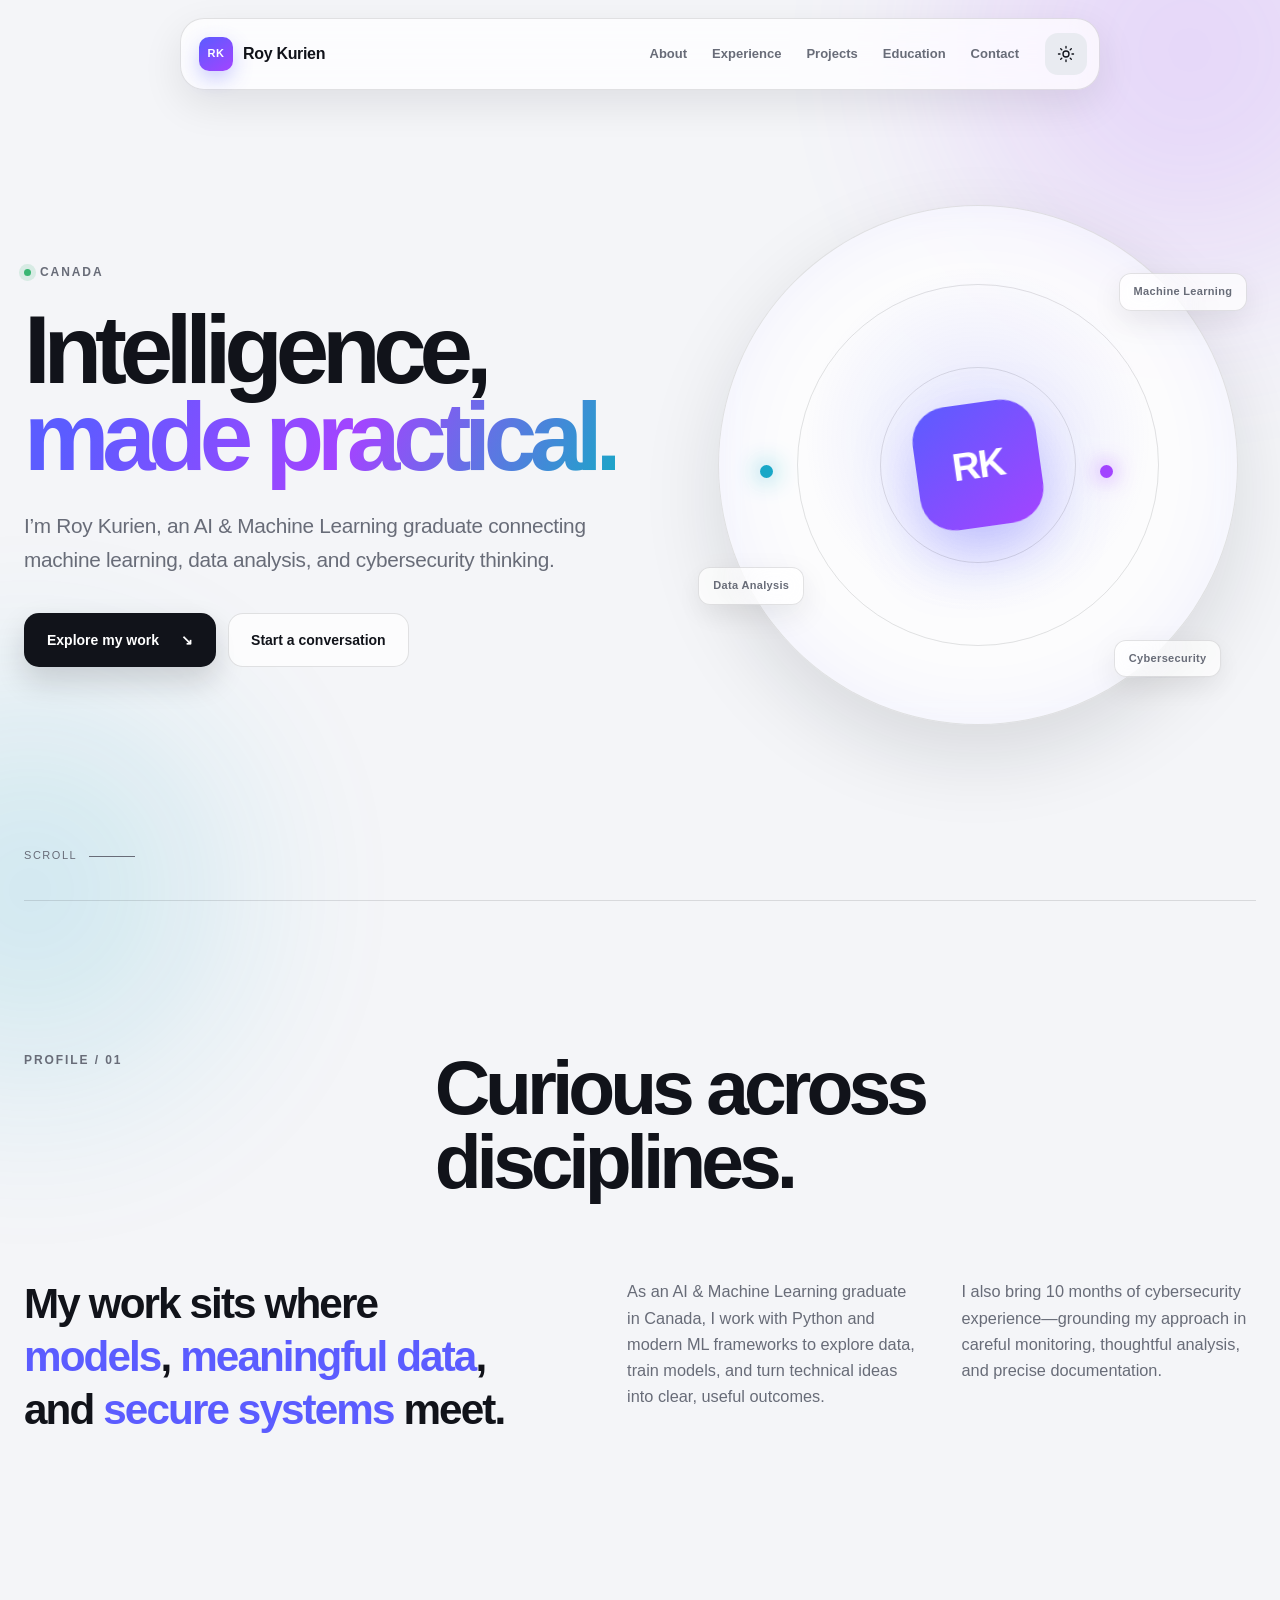
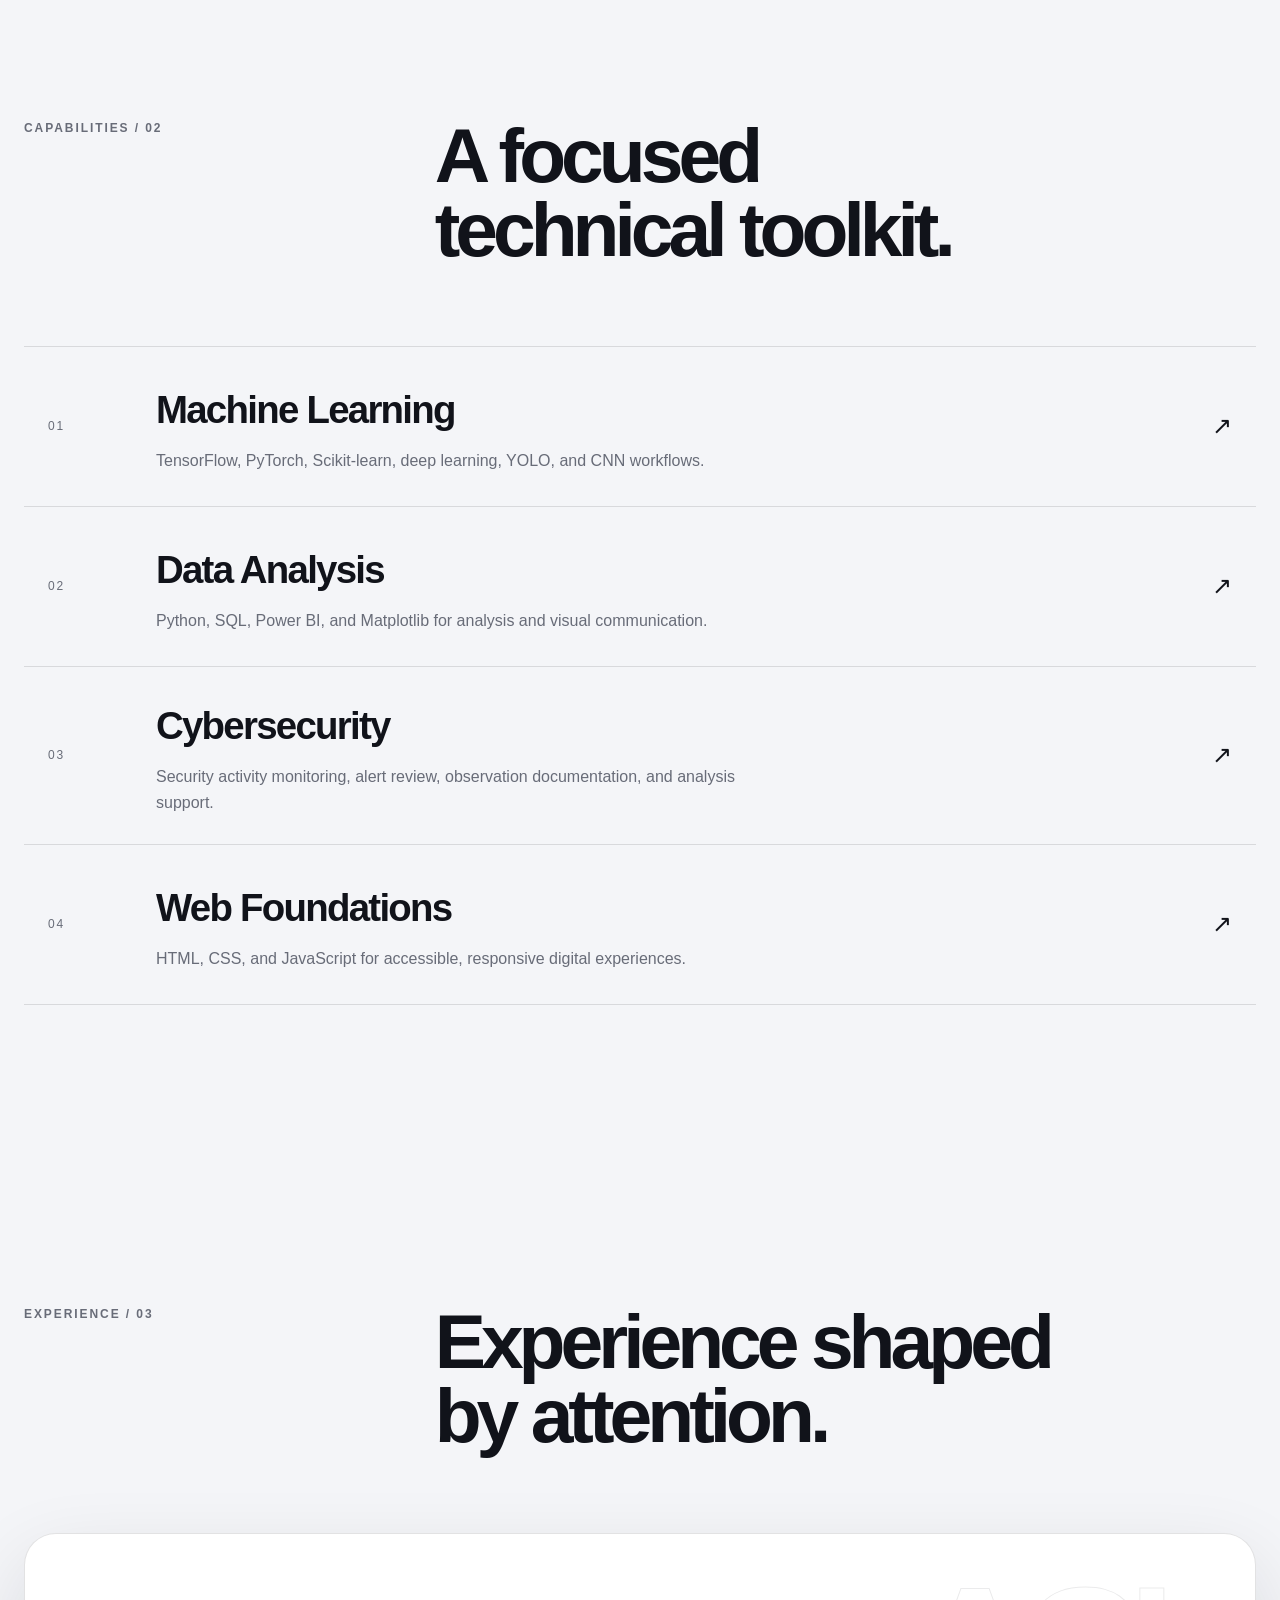
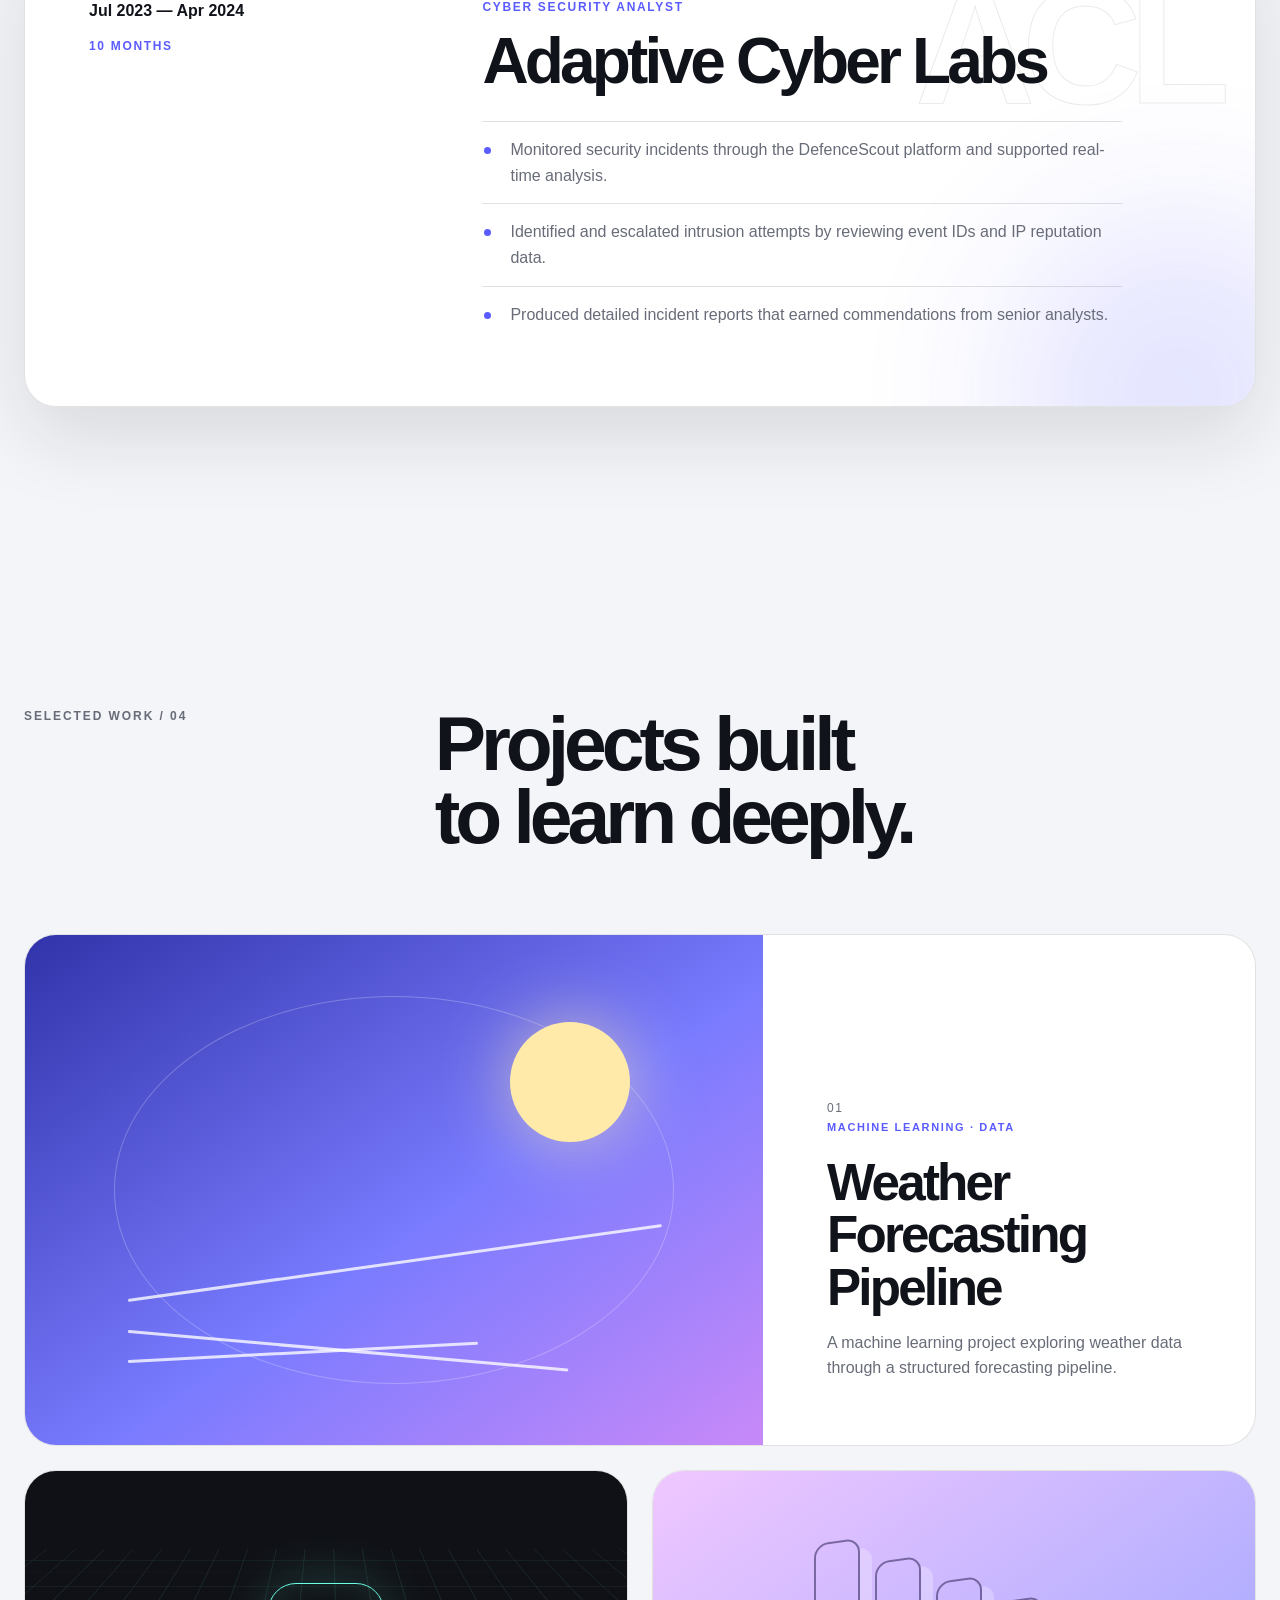
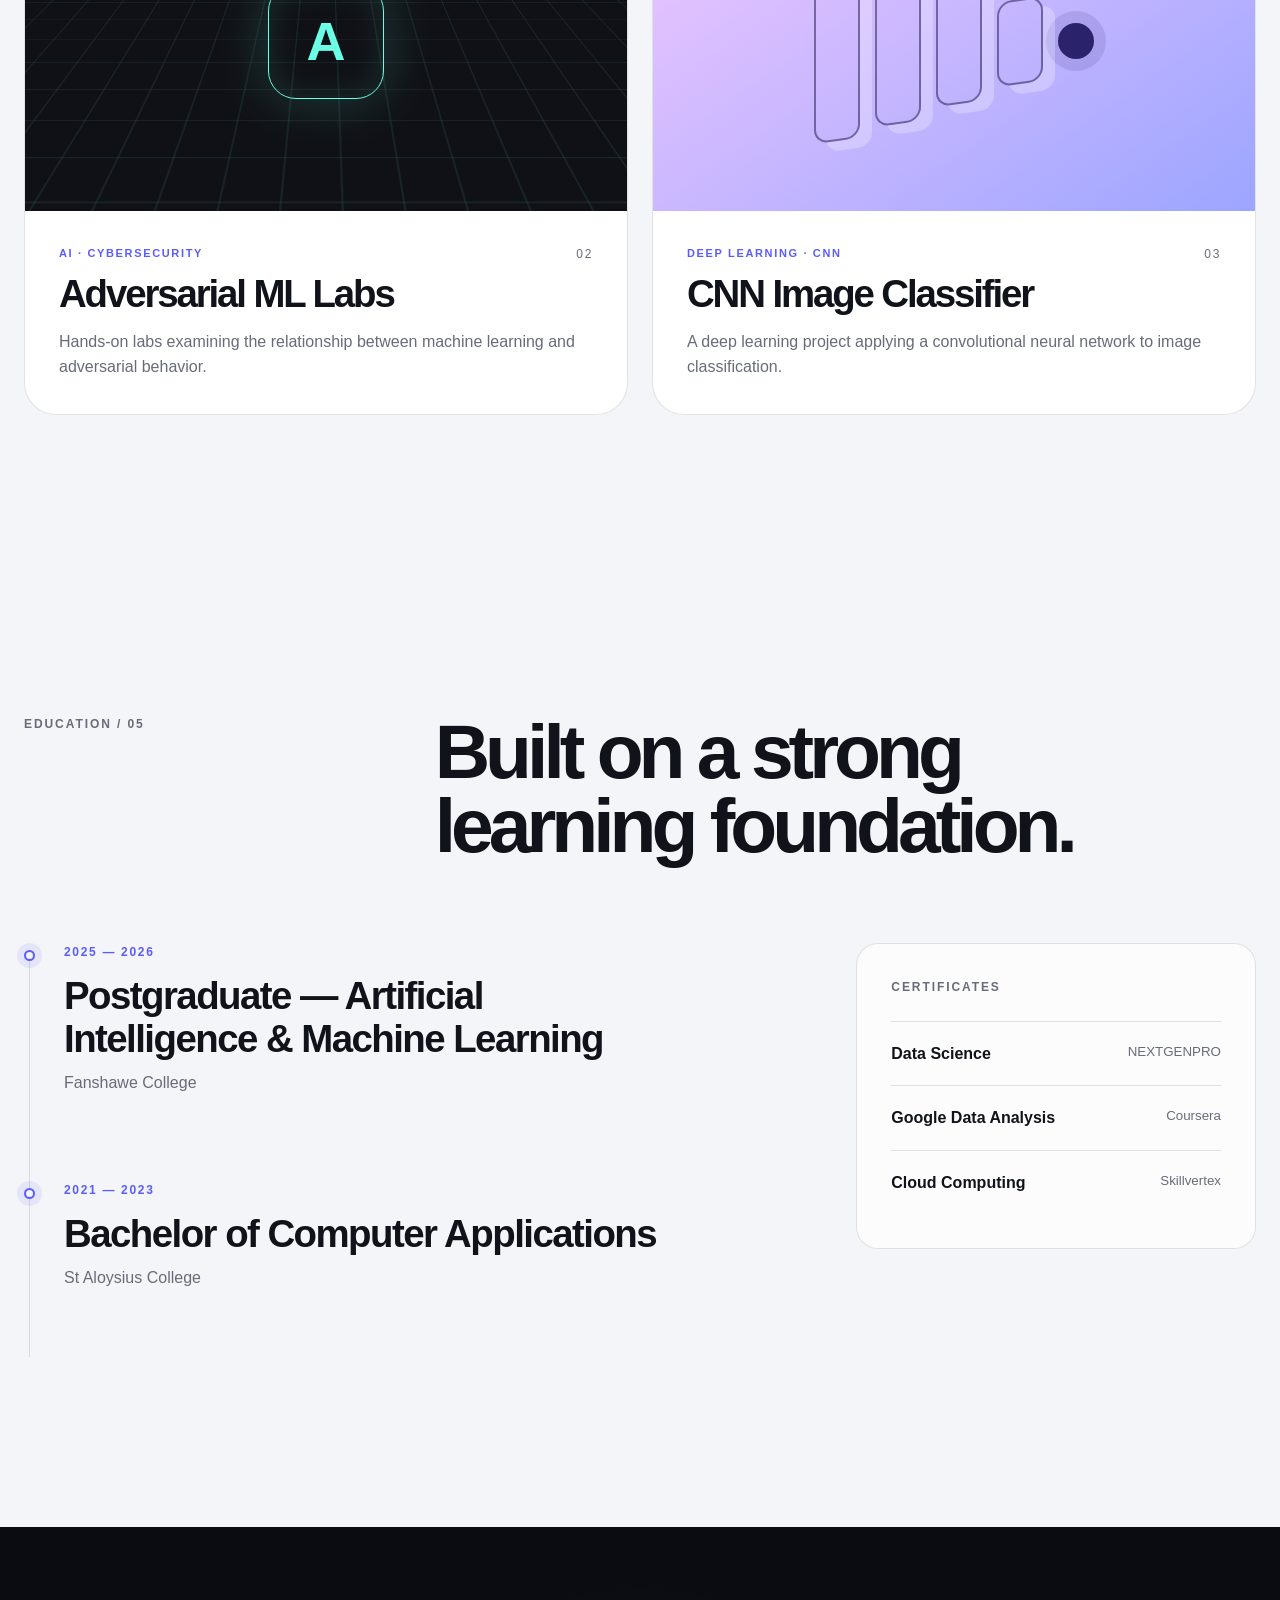
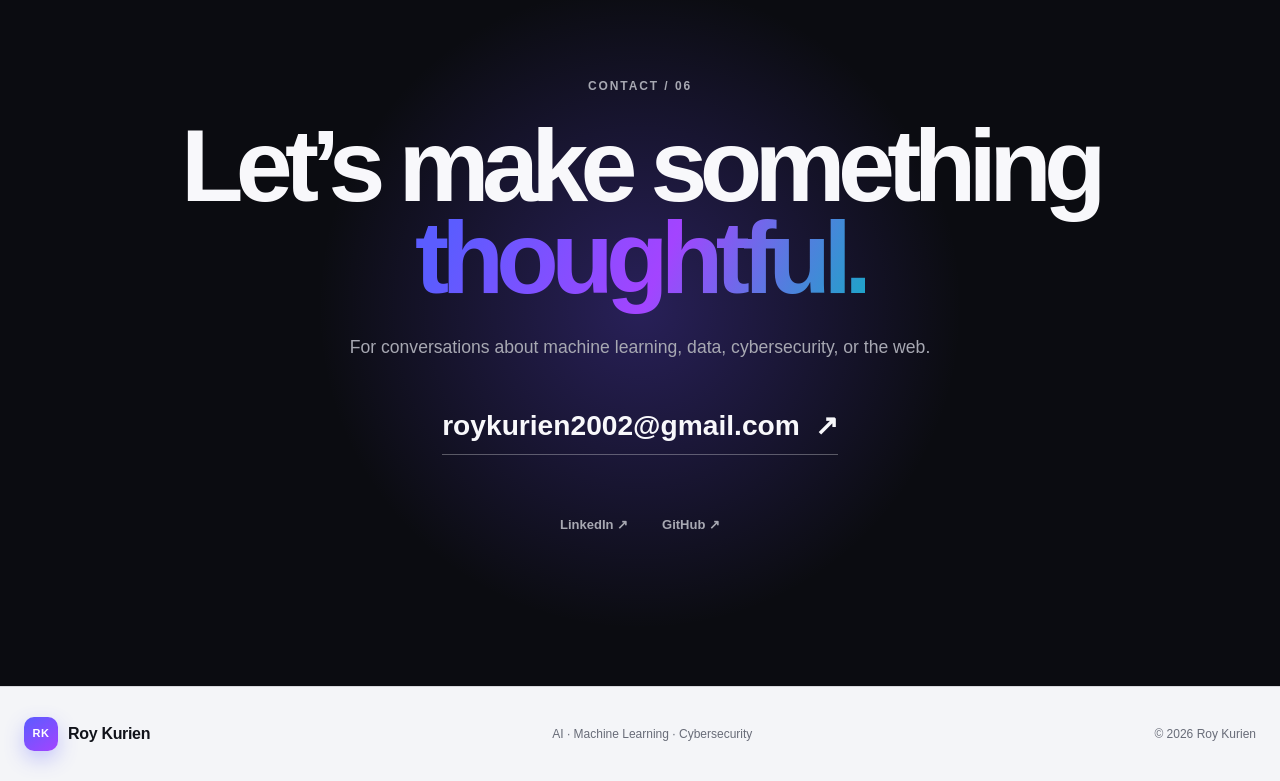
<file: index.html>
<!doctype html>
<html lang="en" data-theme="light">
<head>
  <meta charset="utf-8">
  <meta name="viewport" content="width=device-width, initial-scale=1">
  <meta name="description" content="Portfolio of Roy Kurien, an AI & Machine Learning graduate in Canada, with experience in cybersecurity monitoring and data-driven development.">
  <meta name="theme-color" content="#f5f7fb" media="(prefers-color-scheme: light)">
  <meta name="theme-color" content="#0a0b0f" media="(prefers-color-scheme: dark)">
  <title>Roy Kurien — AI, Machine Learning & Cybersecurity</title>
  <link rel="stylesheet" href="styles.css">
  <script src="script.js" defer></script>
</head>
<body>
  <a class="skip-link" href="#main">Skip to content</a>
  <div class="ambient ambient-one" aria-hidden="true"></div>
  <div class="ambient ambient-two" aria-hidden="true"></div>
  <div class="cursor-glow" aria-hidden="true"></div>

  <header class="site-header" id="top">
    <nav class="nav-shell" aria-label="Primary navigation">
      <a class="brand" href="#top" aria-label="Roy Kurien, home">
        <span class="brand-mark" aria-hidden="true">RK</span>
        <span>Roy Kurien</span>
      </a>

      <button class="menu-toggle" type="button" aria-expanded="false" aria-controls="nav-links">
        <span class="sr-only">Toggle navigation</span>
        <span></span><span></span>
      </button>

      <div class="nav-links" id="nav-links">
        <a href="#about">About</a>
        <a href="#experience">Experience</a>
        <a href="#projects">Projects</a>
        <a href="#education">Education</a>
        <a href="#contact">Contact</a>
      </div>

      <button class="theme-toggle" type="button" aria-label="Switch to dark theme" title="Switch theme">
        <svg class="sun-icon" viewBox="0 0 24 24" aria-hidden="true"><circle cx="12" cy="12" r="4"></circle><path d="M12 2v2M12 20v2M4.93 4.93l1.42 1.42M17.66 17.66l1.41 1.41M2 12h2M20 12h2M4.93 19.07l1.42-1.42M17.66 6.34l1.41-1.41"></path></svg>
        <svg class="moon-icon" viewBox="0 0 24 24" aria-hidden="true"><path d="M21 12.8A9 9 0 1 1 11.2 3 7 7 0 0 0 21 12.8Z"></path></svg>
      </button>
    </nav>
  </header>

  <main id="main">
    <section class="hero section" aria-labelledby="hero-title">
      <div class="hero-copy reveal">
        <p class="eyebrow"><span class="status-dot" aria-hidden="true"></span>Canada</p>
        <h1 id="hero-title">Intelligence,<br><span class="gradient-text">made practical.</span></h1>
        <p class="hero-lede">I’m Roy Kurien, an AI &amp; Machine Learning graduate connecting machine learning, data analysis, and cybersecurity thinking.</p>
        <div class="hero-actions">
          <a class="button button-primary" href="#projects">Explore my work <span aria-hidden="true">↘</span></a>
          <a class="button button-secondary" href="mailto:roykurien2002@gmail.com">Start a conversation</a>
        </div>
      </div>

      <div class="hero-visual reveal" data-delay="120" aria-label="A visual summary of Roy's focus areas">
        <div class="orbital-stage tilt-card">
          <div class="orbit orbit-one" aria-hidden="true"><span></span></div>
          <div class="orbit orbit-two" aria-hidden="true"><span></span></div>
          <div class="core-mark" aria-hidden="true"><span>RK</span></div>
          <div class="floating-label label-ai">Machine Learning</div>
          <div class="floating-label label-data">Data Analysis</div>
          <div class="floating-label label-cyber">Cybersecurity</div>
        </div>
      </div>

      <a class="scroll-cue" href="#about" aria-label="Scroll to about section">
        <span>Scroll</span><span class="scroll-line" aria-hidden="true"></span>
      </a>
    </section>

    <section class="section about" id="about" aria-labelledby="about-title">
      <div class="section-heading reveal">
        <p class="eyebrow">Profile / 01</p>
        <h2 id="about-title">Curious across<br>disciplines.</h2>
      </div>
      <div class="about-content">
        <p class="statement reveal">My work sits where <em>models</em>, <em>meaningful data</em>, and <em>secure systems</em> meet.</p>
        <div class="about-grid">
          <p class="reveal">As an AI &amp; Machine Learning graduate in Canada, I work with Python and modern ML frameworks to explore data, train models, and turn technical ideas into clear, useful outcomes.</p>
          <p class="reveal" data-delay="80">I also bring 10 months of cybersecurity experience—grounding my approach in careful monitoring, thoughtful analysis, and precise documentation.</p>
        </div>
      </div>
    </section>

    <section class="section capabilities" aria-labelledby="capabilities-title">
      <div class="section-heading reveal">
        <p class="eyebrow">Capabilities / 02</p>
        <h2 id="capabilities-title">A focused<br>technical toolkit.</h2>
      </div>
      <div class="capability-list">
        <article class="capability-row reveal tilt-card">
          <span class="capability-number">01</span>
          <div>
            <h3>Machine Learning</h3>
            <p>TensorFlow, PyTorch, Scikit-learn, deep learning, YOLO, and CNN workflows.</p>
          </div>
          <span class="row-arrow" aria-hidden="true">↗</span>
        </article>
        <article class="capability-row reveal tilt-card" data-delay="60">
          <span class="capability-number">02</span>
          <div>
            <h3>Data Analysis</h3>
            <p>Python, SQL, Power BI, and Matplotlib for analysis and visual communication.</p>
          </div>
          <span class="row-arrow" aria-hidden="true">↗</span>
        </article>
        <article class="capability-row reveal tilt-card" data-delay="120">
          <span class="capability-number">03</span>
          <div>
            <h3>Cybersecurity</h3>
            <p>Security activity monitoring, alert review, observation documentation, and analysis support.</p>
          </div>
          <span class="row-arrow" aria-hidden="true">↗</span>
        </article>
        <article class="capability-row reveal tilt-card" data-delay="180">
          <span class="capability-number">04</span>
          <div>
            <h3>Web Foundations</h3>
            <p>HTML, CSS, and JavaScript for accessible, responsive digital experiences.</p>
          </div>
          <span class="row-arrow" aria-hidden="true">↗</span>
        </article>
      </div>
    </section>

    <section class="section experience" id="experience" aria-labelledby="experience-title">
      <div class="section-heading reveal">
        <p class="eyebrow">Experience / 03</p>
        <h2 id="experience-title">Experience shaped<br>by attention.</h2>
      </div>
      <article class="experience-card reveal tilt-card">
        <div class="experience-meta">
          <p>Jul 2023 — Apr 2024</p>
          <span>10 months</span>
        </div>
        <div class="experience-body">
          <p class="role">Cyber Security Analyst</p>
          <h3>Adaptive Cyber Labs</h3>
          <ul>
            <li>Monitored security incidents through the DefenceScout platform and supported real-time analysis.</li>
            <li>Identified and escalated intrusion attempts by reviewing event IDs and IP reputation data.</li>
            <li>Produced detailed incident reports that earned commendations from senior analysts.</li>
          </ul>
        </div>
        <div class="experience-symbol" aria-hidden="true">ACL</div>
      </article>
    </section>

    <section class="section projects" id="projects" aria-labelledby="projects-title">
      <div class="section-heading reveal">
        <p class="eyebrow">Selected work / 04</p>
        <h2 id="projects-title">Projects built<br>to learn deeply.</h2>
      </div>
      <div class="project-grid">
        <article class="project-card project-featured reveal tilt-card">
          <div class="project-art weather-art" aria-hidden="true">
            <span class="weather-sun"></span>
            <span class="weather-line line-a"></span>
            <span class="weather-line line-b"></span>
            <span class="weather-line line-c"></span>
          </div>
          <div class="project-copy">
            <div class="project-index">01</div>
            <p class="project-type">Machine Learning · Data</p>
            <h3>Weather Forecasting Pipeline</h3>
            <p>A machine learning project exploring weather data through a structured forecasting pipeline.</p>
          </div>
        </article>

        <article class="project-card reveal tilt-card" data-delay="80">
          <div class="project-art adversarial-art" aria-hidden="true">
            <span class="scan-grid"></span><span class="scan-core">A</span>
          </div>
          <div class="project-copy">
            <div class="project-index">02</div>
            <p class="project-type">AI · Cybersecurity</p>
            <h3>Adversarial ML Labs</h3>
            <p>Hands-on labs examining the relationship between machine learning and adversarial behavior.</p>
          </div>
        </article>

        <article class="project-card reveal tilt-card" data-delay="140">
          <div class="project-art cnn-art" aria-hidden="true">
            <span></span><span></span><span></span><span></span><i></i>
          </div>
          <div class="project-copy">
            <div class="project-index">03</div>
            <p class="project-type">Deep Learning · CNN</p>
            <h3>CNN Image Classifier</h3>
            <p>A deep learning project applying a convolutional neural network to image classification.</p>
          </div>
        </article>
      </div>
    </section>

    <section class="section education" id="education" aria-labelledby="education-title">
      <div class="section-heading reveal">
        <p class="eyebrow">Education / 05</p>
        <h2 id="education-title">Built on a strong<br>learning foundation.</h2>
      </div>
      <div class="education-layout">
        <div class="timeline">
          <article class="timeline-item reveal">
            <span class="timeline-dot" aria-hidden="true"></span>
            <p class="timeline-date">2025 — 2026</p>
            <h3>Postgraduate — Artificial Intelligence &amp; Machine Learning</h3>
            <p>Fanshawe College</p>
          </article>
          <article class="timeline-item reveal" data-delay="80">
            <span class="timeline-dot" aria-hidden="true"></span>
            <p class="timeline-date">2021 — 2023</p>
            <h3>Bachelor of Computer Applications</h3>
            <p>St Aloysius College</p>
          </article>
        </div>
        <aside class="certificates reveal" aria-labelledby="certificates-title">
          <p class="eyebrow" id="certificates-title">Certificates</p>
          <ul>
            <li><span>Data Science</span><small>NEXTGENPRO</small></li>
            <li><span>Google Data Analysis</span><small>Coursera</small></li>
            <li><span>Cloud Computing</span><small>Skillvertex</small></li>
          </ul>
        </aside>
      </div>
    </section>

    <section class="contact" id="contact" aria-labelledby="contact-title">
      <div class="contact-inner reveal">
        <p class="eyebrow">Contact / 06</p>
        <h2 id="contact-title">Let’s make something<br><span class="gradient-text">thoughtful.</span></h2>
        <p>For conversations about machine learning, data, cybersecurity, or the web.</p>
        <a class="contact-email" href="mailto:roykurien2002@gmail.com">roykurien2002@gmail.com <span aria-hidden="true">↗</span></a>
        <div class="social-links" aria-label="Social links">
          <a href="https://www.linkedin.com/in/roy-kurien-512619265/" target="_blank" rel="noopener noreferrer">LinkedIn <span aria-hidden="true">↗</span></a>
          <a href="https://royk2002.github.io/" target="_blank" rel="noopener noreferrer">GitHub <span aria-hidden="true">↗</span></a>
        </div>
      </div>
    </section>
  </main>

  <footer class="site-footer">
    <a class="brand" href="#top"><span class="brand-mark" aria-hidden="true">RK</span><span>Roy Kurien</span></a>
    <p>AI · Machine Learning · Cybersecurity</p>
    <p>© <span id="current-year">2026</span> Roy Kurien</p>
  </footer>
</body>
</html>
</file>
<file: styles.css>
:root {
  color-scheme: light;
  --bg: #f4f5f8;
  --bg-elevated: rgba(255, 255, 255, 0.72);
  --surface: #ffffff;
  --surface-soft: #e9ebf1;
  --text: #11131a;
  --muted: #686c78;
  --line: rgba(17, 19, 26, 0.12);
  --accent: #5b5cff;
  --accent-2: #a344ff;
  --accent-3: #19a7c7;
  --shadow: 0 30px 80px rgba(20, 22, 35, 0.12);
  --radius-lg: 32px;
  --radius-md: 22px;
  --max-width: 1240px;
  --nav-height: 72px;
}

[data-theme="dark"] {
  color-scheme: dark;
  --bg: #090a0d;
  --bg-elevated: rgba(20, 21, 27, 0.72);
  --surface: #121318;
  --surface-soft: #191b22;
  --text: #f6f7fb;
  --muted: #9da1ae;
  --line: rgba(255, 255, 255, 0.12);
  --accent: #8b8dff;
  --accent-2: #c573ff;
  --accent-3: #4cd6e7;
  --shadow: 0 34px 100px rgba(0, 0, 0, 0.45);
}

* { box-sizing: border-box; }
html { scroll-behavior: smooth; scroll-padding-top: 100px; }
body {
  margin: 0;
  background: var(--bg);
  color: var(--text);
  font-family: Inter, ui-sans-serif, -apple-system, BlinkMacSystemFont, "Segoe UI", sans-serif;
  font-size: 16px;
  line-height: 1.6;
  overflow-x: hidden;
  transition: background-color .35s ease, color .35s ease;
}
button, a { font: inherit; }
a { color: inherit; text-decoration: none; }
button { color: inherit; }
::selection { color: #fff; background: var(--accent); }

.skip-link {
  position: fixed; top: 12px; left: 12px; z-index: 9999;
  padding: 10px 16px; border-radius: 10px; background: var(--text); color: var(--bg);
  transform: translateY(-150%); transition: transform .2s ease;
}
.skip-link:focus { transform: translateY(0); }
.sr-only { position: absolute; width: 1px; height: 1px; padding: 0; margin: -1px; overflow: hidden; clip: rect(0,0,0,0); white-space: nowrap; border: 0; }

.ambient { position: fixed; border-radius: 50%; filter: blur(100px); pointer-events: none; opacity: .16; z-index: -1; }
.ambient-one { width: 460px; height: 460px; background: var(--accent-2); top: -180px; right: -140px; }
.ambient-two { width: 380px; height: 380px; background: var(--accent-3); bottom: -180px; left: -160px; }
.cursor-glow { position: fixed; width: 480px; height: 480px; border-radius: 50%; pointer-events: none; z-index: -1; background: radial-gradient(circle, color-mix(in srgb, var(--accent) 11%, transparent), transparent 65%); transform: translate(-50%, -50%); opacity: 0; transition: opacity .3s ease; }
body.pointer-active .cursor-glow { opacity: 1; }

.site-header { position: fixed; inset: 18px 0 auto; z-index: 100; padding: 0 20px; }
.nav-shell {
  width: min(920px, 100%); min-height: var(--nav-height); margin: auto; padding: 10px 12px 10px 18px;
  display: flex; align-items: center; gap: 22px; border: 1px solid var(--line); border-radius: 24px;
  background: var(--bg-elevated); box-shadow: 0 14px 40px rgba(15, 16, 25, .09);
  backdrop-filter: blur(22px) saturate(150%); -webkit-backdrop-filter: blur(22px) saturate(150%);
}
.brand { display: inline-flex; align-items: center; gap: 10px; font-weight: 700; letter-spacing: -.02em; white-space: nowrap; }
.brand-mark { display: grid; place-items: center; width: 34px; height: 34px; border-radius: 10px; color: #fff; font-size: 11px; letter-spacing: .05em; background: linear-gradient(145deg, var(--accent), var(--accent-2)); box-shadow: 0 8px 20px color-mix(in srgb, var(--accent) 30%, transparent); }
.nav-links { display: flex; align-items: center; justify-content: center; gap: 25px; margin-left: auto; }
.nav-links a { position: relative; color: var(--muted); font-size: 13px; font-weight: 600; transition: color .2s ease; }
.nav-links a::after { content: ""; position: absolute; left: 0; right: 100%; bottom: -6px; height: 1px; background: var(--text); transition: right .25s ease; }
.nav-links a:hover, .nav-links a:focus-visible { color: var(--text); }
.nav-links a:hover::after, .nav-links a:focus-visible::after { right: 0; }
.theme-toggle, .menu-toggle { border: 0; background: transparent; cursor: pointer; }
.theme-toggle { flex: 0 0 auto; display: grid; place-items: center; width: 42px; height: 42px; margin-left: 4px; border-radius: 13px; background: var(--surface-soft); transition: transform .2s ease, background .2s ease; }
.theme-toggle:hover { transform: rotate(8deg); }
.theme-toggle svg { width: 18px; fill: none; stroke: currentColor; stroke-width: 1.8; stroke-linecap: round; stroke-linejoin: round; }
.moon-icon { display: none; }
[data-theme="dark"] .sun-icon { display: none; }
[data-theme="dark"] .moon-icon { display: block; }
.menu-toggle { display: none; }

.section { width: min(var(--max-width), calc(100% - 48px)); margin: 0 auto; padding: 150px 0; }
.hero { min-height: 100svh; padding-top: 180px; display: grid; grid-template-columns: 1.05fr .95fr; align-items: center; gap: 60px; position: relative; }
.eyebrow { margin: 0 0 24px; color: var(--muted); font-size: 12px; font-weight: 750; letter-spacing: .16em; text-transform: uppercase; }
.status-dot { display: inline-block; width: 7px; height: 7px; margin-right: 9px; border-radius: 50%; background: #38b672; box-shadow: 0 0 0 5px color-mix(in srgb, #38b672 15%, transparent); }
h1, h2, h3, p { margin-top: 0; }
h1, h2, h3 { text-wrap: balance; }
h1 { margin-bottom: 28px; font-size: clamp(4rem, 7.5vw, 7.1rem); line-height: .91; letter-spacing: -.075em; font-weight: 650; }
.gradient-text { color: transparent; background: linear-gradient(115deg, var(--accent) 10%, var(--accent-2) 55%, var(--accent-3)); background-clip: text; -webkit-background-clip: text; }
.hero-lede { max-width: 620px; margin-bottom: 36px; color: var(--muted); font-size: clamp(1.05rem, 1.7vw, 1.3rem); line-height: 1.65; letter-spacing: -.015em; }
.hero-actions { display: flex; flex-wrap: wrap; gap: 12px; }
.button { display: inline-flex; align-items: center; justify-content: center; gap: 22px; min-height: 54px; padding: 0 22px; border: 1px solid var(--line); border-radius: 15px; font-weight: 700; font-size: 14px; transition: transform .2s ease, box-shadow .2s ease, background .2s ease; }
.button:hover { transform: translateY(-3px); }
.button-primary { color: #fff; border-color: transparent; background: var(--text); box-shadow: 0 14px 30px color-mix(in srgb, var(--text) 16%, transparent); }
[data-theme="dark"] .button-primary { color: #101116; background: #f7f8fb; }
.button-secondary { background: var(--bg-elevated); }

.hero-visual { perspective: 1000px; }
.orbital-stage { position: relative; width: min(100%, 520px); aspect-ratio: 1; margin: 0 auto; border: 1px solid var(--line); border-radius: 50%; background: radial-gradient(circle at 50% 45%, color-mix(in srgb, var(--accent) 14%, transparent), transparent 45%), var(--bg-elevated); box-shadow: var(--shadow), inset 0 0 70px color-mix(in srgb, var(--accent) 7%, transparent); backdrop-filter: blur(14px); transform-style: preserve-3d; }
.orbital-stage::before, .orbital-stage::after { content: ""; position: absolute; border-radius: 50%; border: 1px solid var(--line); }
.orbital-stage::before { inset: 15%; }
.orbital-stage::after { inset: 31%; }
.core-mark { position: absolute; inset: 38%; display: grid; place-items: center; border-radius: 28%; color: #fff; background: linear-gradient(145deg, var(--accent), var(--accent-2)); box-shadow: 0 25px 60px color-mix(in srgb, var(--accent) 35%, transparent); transform: translateZ(55px) rotate(-8deg); }
.core-mark span { font-size: clamp(1.4rem, 4vw, 2.4rem); font-weight: 800; letter-spacing: -.05em; }
.orbit { position: absolute; inset: 8%; border-radius: 50%; animation: orbit 18s linear infinite; }
.orbit-two { inset: 24%; animation-duration: 12s; animation-direction: reverse; }
.orbit span { position: absolute; top: 50%; left: 0; width: 13px; height: 13px; border-radius: 50%; background: var(--accent-3); box-shadow: 0 0 25px var(--accent-3); }
.orbit-two span { left: auto; right: 0; background: var(--accent-2); box-shadow: 0 0 22px var(--accent-2); }
.floating-label { position: absolute; padding: 9px 14px; border: 1px solid var(--line); border-radius: 12px; background: var(--bg-elevated); box-shadow: 0 10px 30px rgba(0,0,0,.08); backdrop-filter: blur(12px); color: var(--muted); font-size: 11px; font-weight: 700; letter-spacing: .03em; transform: translateZ(30px); }
.label-ai { top: 13%; right: -2%; }
.label-data { left: -4%; bottom: 23%; }
.label-cyber { right: 3%; bottom: 9%; }
.scroll-cue { position: absolute; left: 0; bottom: 35px; display: flex; align-items: center; gap: 12px; color: var(--muted); font-size: 11px; letter-spacing: .14em; text-transform: uppercase; }
.scroll-line { display: block; width: 46px; height: 1px; background: var(--muted); transform-origin: left; animation: breathe 2s ease-in-out infinite; }

.section-heading { display: grid; grid-template-columns: 1fr 2fr; align-items: start; margin-bottom: 80px; }
.section-heading h2 { margin: 0; font-size: clamp(3rem, 6vw, 6.2rem); line-height: .96; letter-spacing: -.065em; font-weight: 620; }
.about { border-top: 1px solid var(--line); }
.about-content { display: grid; grid-template-columns: 1fr 1.25fr; gap: 100px; align-items: start; }
.statement { font-size: clamp(1.7rem, 3.3vw, 3.1rem); line-height: 1.25; letter-spacing: -.045em; font-weight: 560; }
.statement em { color: var(--accent); font-style: normal; }
.about-grid { display: grid; grid-template-columns: 1fr 1fr; gap: 40px; }
.about-grid p { color: var(--muted); font-size: 1.02rem; }

.capabilities { padding-top: 90px; }
.capability-list { border-top: 1px solid var(--line); }
.capability-row { min-height: 160px; display: grid; grid-template-columns: 80px 1fr 60px; align-items: center; gap: 28px; padding: 28px 24px; border-bottom: 1px solid var(--line); transform-style: preserve-3d; transition: background .3s ease, padding .3s ease; }
.capability-row:hover { padding-left: 34px; padding-right: 34px; background: var(--bg-elevated); }
.capability-number { color: var(--muted); font-size: 12px; letter-spacing: .15em; }
.capability-row h3 { margin-bottom: 8px; font-size: clamp(1.8rem, 3vw, 2.7rem); letter-spacing: -.045em; }
.capability-row p { max-width: 610px; margin-bottom: 0; color: var(--muted); }
.row-arrow { justify-self: end; font-size: 24px; transition: transform .3s ease; }
.capability-row:hover .row-arrow { transform: translate(5px, -5px); }

.experience-card { position: relative; overflow: hidden; min-height: 430px; display: grid; grid-template-columns: .8fr 1.7fr; gap: 60px; padding: clamp(32px, 5vw, 72px); border: 1px solid var(--line); border-radius: var(--radius-lg); background: var(--surface); box-shadow: var(--shadow); transform-style: preserve-3d; }
.experience-card::before { content: ""; position: absolute; width: 350px; height: 350px; border-radius: 50%; right: -100px; bottom: -160px; background: var(--accent); filter: blur(80px); opacity: .16; }
.experience-meta p { margin-bottom: 8px; font-weight: 700; }
.experience-meta span, .role { color: var(--accent); font-size: 12px; font-weight: 750; letter-spacing: .14em; text-transform: uppercase; }
.experience-body { position: relative; z-index: 1; }
.experience-body h3 { margin: 8px 0 28px; font-size: clamp(2.6rem, 5vw, 5rem); line-height: 1; letter-spacing: -.06em; }
.experience-body ul { max-width: 640px; margin: 0; padding: 0; list-style: none; }
.experience-body li { position: relative; padding: 15px 0 15px 28px; border-top: 1px solid var(--line); color: var(--muted); }
.experience-body li::before { content: ""; position: absolute; left: 2px; top: 25px; width: 7px; height: 7px; border-radius: 50%; background: var(--accent); }
.experience-symbol { position: absolute; right: 38px; top: 28px; color: transparent; -webkit-text-stroke: 1px var(--line); font-size: clamp(5rem, 13vw, 11rem); font-weight: 800; line-height: 1; letter-spacing: -.08em; opacity: .7; }

.project-grid { display: grid; grid-template-columns: 1fr 1fr; gap: 24px; }
.project-card { overflow: hidden; border: 1px solid var(--line); border-radius: var(--radius-lg); background: var(--surface); transform-style: preserve-3d; transition: box-shadow .3s ease; }
.project-card:hover { box-shadow: var(--shadow); }
.project-featured { grid-column: 1 / -1; display: grid; grid-template-columns: 1.2fr .8fr; }
.project-art { position: relative; overflow: hidden; min-height: 340px; background: var(--surface-soft); }
.project-featured .project-art { min-height: 510px; }
.project-copy { padding: 34px; }
.project-featured .project-copy { display: flex; flex-direction: column; justify-content: flex-end; padding: clamp(35px, 5vw, 70px); }
.project-index { float: right; color: var(--muted); font-size: 12px; letter-spacing: .14em; }
.project-type { color: var(--accent); font-size: 11px; font-weight: 750; letter-spacing: .15em; text-transform: uppercase; }
.project-copy h3 { max-width: 520px; margin: 10px 0 16px; font-size: clamp(2rem, 4vw, 4.2rem); line-height: 1.02; letter-spacing: -.055em; }
.project-card:not(.project-featured) .project-copy h3 { font-size: clamp(1.8rem, 3vw, 2.7rem); }
.project-copy > p:last-child { max-width: 530px; margin-bottom: 0; color: var(--muted); }
.weather-art { background: linear-gradient(145deg, #3033a9, #797bff 55%, #c889f8); }
.weather-art::before { content: ""; position: absolute; inset: 12%; border: 1px solid rgba(255,255,255,.24); border-radius: 50%; }
.weather-sun { position: absolute; width: 120px; height: 120px; top: 17%; right: 18%; border-radius: 50%; background: #ffeaaa; box-shadow: 0 0 70px rgba(255,234,170,.6); }
.weather-line { position: absolute; left: 14%; right: 13%; height: 3px; border-radius: 20px; background: rgba(255,255,255,.78); transform-origin: left; }
.line-a { bottom: 28%; transform: rotate(-8deg); }
.line-b { bottom: 22%; transform: rotate(5deg) scaleX(.82); }
.line-c { bottom: 16%; transform: rotate(-3deg) scaleX(.65); }
.adversarial-art { display: grid; place-items: center; background: #101116; }
.scan-grid { position: absolute; inset: 0; opacity: .3; background-image: linear-gradient(rgba(107,255,229,.25) 1px, transparent 1px), linear-gradient(90deg, rgba(107,255,229,.25) 1px, transparent 1px); background-size: 28px 28px; transform: perspective(500px) rotateX(58deg) scale(1.45); }
.scan-core { position: relative; display: grid; place-items: center; width: 116px; height: 116px; border: 1px solid #6bffe5; border-radius: 28px; color: #6bffe5; font-size: 54px; font-weight: 800; box-shadow: 0 0 55px rgba(107,255,229,.2), inset 0 0 35px rgba(107,255,229,.12); }
.cnn-art { display: flex; align-items: center; justify-content: center; gap: 15px; background: linear-gradient(145deg, #f0c7ff, #9ca5ff); }
.cnn-art span { width: 46px; height: 200px; border: 2px solid rgba(28,21,68,.5); border-radius: 14px; transform: skewY(-8deg); box-shadow: 12px 10px 0 rgba(255,255,255,.25); }
.cnn-art span:nth-child(2) { height: 165px; }
.cnn-art span:nth-child(3) { height: 125px; }
.cnn-art span:nth-child(4) { height: 85px; }
.cnn-art i { width: 36px; height: 36px; border-radius: 50%; background: #2a236b; box-shadow: 0 0 0 12px rgba(42,35,107,.13); }

.education-layout { display: grid; grid-template-columns: 1.3fr .7fr; gap: 90px; }
.timeline { position: relative; padding-left: 40px; }
.timeline::before { content: ""; position: absolute; top: 12px; bottom: 20px; left: 5px; width: 1px; background: var(--line); }
.timeline-item { position: relative; padding: 0 0 70px; }
.timeline-dot { position: absolute; left: -40px; top: 7px; width: 11px; height: 11px; border-radius: 50%; background: var(--bg); border: 2px solid var(--accent); box-shadow: 0 0 0 7px color-mix(in srgb, var(--accent) 10%, transparent); }
.timeline-date { margin-bottom: 12px; color: var(--accent); font-size: 12px; font-weight: 750; letter-spacing: .14em; }
.timeline-item h3 { max-width: 720px; margin-bottom: 10px; font-size: clamp(1.7rem, 3vw, 3rem); line-height: 1.12; letter-spacing: -.04em; }
.timeline-item > p:last-child { color: var(--muted); }
.certificates { padding: 34px; border: 1px solid var(--line); border-radius: var(--radius-md); background: var(--bg-elevated); align-self: start; }
.certificates ul { list-style: none; margin: 0; padding: 0; }
.certificates li { display: flex; justify-content: space-between; gap: 20px; padding: 19px 0; border-top: 1px solid var(--line); }
.certificates span { font-weight: 700; }
.certificates small { color: var(--muted); text-align: right; }

.contact { position: relative; overflow: hidden; padding: 150px 24px; color: #f8f8fb; background: #0b0c11; }
.contact::before { content: ""; position: absolute; width: 700px; height: 700px; left: 50%; top: 50%; border-radius: 50%; background: radial-gradient(circle, rgba(108,79,255,.3), transparent 65%); transform: translate(-50%,-50%); }
.contact-inner { position: relative; z-index: 1; width: min(var(--max-width), 100%); margin: 0 auto; text-align: center; }
.contact .eyebrow, .contact > p { color: #a7a8b2; }
.contact h2 { margin-bottom: 28px; font-size: clamp(3.8rem, 8vw, 8.5rem); line-height: .9; letter-spacing: -.075em; font-weight: 620; }
.contact-inner > p:not(.eyebrow) { color: #a7a8b2; font-size: 1.1rem; }
.contact-email { display: inline-flex; align-items: center; gap: 15px; margin-top: 25px; padding-bottom: 6px; border-bottom: 1px solid rgba(255,255,255,.3); font-size: clamp(1.1rem, 2.2vw, 2rem); font-weight: 650; transition: border-color .2s ease, color .2s ease; }
.contact-email:hover { color: #b7a8ff; border-color: #b7a8ff; }
.social-links { display: flex; justify-content: center; gap: 34px; margin-top: 60px; }
.social-links a { color: #a7a8b2; font-size: 13px; font-weight: 700; }
.social-links a:hover { color: #fff; }
.site-footer { display: flex; align-items: center; justify-content: space-between; gap: 30px; padding: 30px max(24px, calc((100% - var(--max-width)) / 2)); border-top: 1px solid var(--line); background: var(--bg); }
.site-footer p { margin: 0; color: var(--muted); font-size: 12px; }

.reveal { opacity: 0; transform: translateY(30px); transition: opacity .8s cubic-bezier(.2,.75,.25,1), transform .8s cubic-bezier(.2,.75,.25,1); transition-delay: var(--delay, 0ms); }
.reveal.is-visible { opacity: 1; transform: translateY(0); }
.tilt-card { will-change: transform; transition: transform .22s ease-out, box-shadow .3s ease; }
@keyframes orbit { to { transform: rotate(360deg); } }
@keyframes breathe { 50% { transform: scaleX(.55); opacity: .5; } }

:focus-visible { outline: 3px solid color-mix(in srgb, var(--accent) 75%, white); outline-offset: 4px; border-radius: 5px; }

@media (max-width: 920px) {
  .nav-shell { width: 100%; }
  .menu-toggle { order: 2; display: block; width: 40px; height: 40px; margin-left: auto; border-radius: 12px; background: var(--surface-soft); }
  .menu-toggle span:not(.sr-only) { display: block; width: 17px; height: 1.5px; margin: 5px auto; background: currentColor; transition: transform .25s ease; }
  .menu-toggle[aria-expanded="true"] span:nth-last-child(2) { transform: translateY(3.25px) rotate(45deg); }
  .menu-toggle[aria-expanded="true"] span:last-child { transform: translateY(-3.25px) rotate(-45deg); }
  .theme-toggle { order: 3; }
  .nav-links { position: absolute; top: calc(100% + 10px); left: 20px; right: 20px; display: grid; gap: 0; padding: 12px; border: 1px solid var(--line); border-radius: 20px; background: color-mix(in srgb, var(--bg) 88%, transparent); box-shadow: var(--shadow); backdrop-filter: blur(22px); visibility: hidden; opacity: 0; transform: translateY(-10px); transition: opacity .2s ease, transform .2s ease, visibility .2s; }
  .nav-links.is-open { visibility: visible; opacity: 1; transform: translateY(0); }
  .nav-links a { padding: 13px; border-radius: 10px; }
  .nav-links a:hover { background: var(--surface-soft); }
  .nav-links a::after { display: none; }
  .hero { grid-template-columns: 1fr; padding-top: 160px; padding-bottom: 100px; }
  .hero-copy { text-align: center; }
  .hero-lede { margin-inline: auto; }
  .hero-actions { justify-content: center; }
  .hero-visual { width: min(580px, 90%); margin: 20px auto 0; }
  .scroll-cue { display: none; }
  .section-heading { grid-template-columns: 1fr; gap: 12px; }
  .about-content { grid-template-columns: 1fr; gap: 45px; }
  .project-featured { grid-template-columns: 1fr; }
  .project-featured .project-art { min-height: 420px; }
  .education-layout { grid-template-columns: 1fr; gap: 30px; }
}

@media (max-width: 680px) {
  .site-header { inset: 10px 0 auto; padding: 0 10px; }
  .nav-shell { min-height: 62px; padding: 8px 9px 8px 13px; border-radius: 19px; }
  .brand > span:last-child { font-size: 14px; }
  .brand-mark { width: 31px; height: 31px; }
  .theme-toggle, .menu-toggle { width: 38px; height: 38px; }
  .section { width: min(100% - 30px, var(--max-width)); padding: 100px 0; }
  .hero { padding-top: 130px; min-height: auto; }
  h1 { font-size: clamp(3.65rem, 17vw, 5.5rem); }
  .hero-lede { font-size: 1rem; }
  .hero-actions { display: grid; }
  .button { width: 100%; }
  .orbital-stage { width: 100%; }
  .floating-label { padding: 7px 10px; font-size: 9px; }
  .label-ai { right: -3%; }
  .label-data { left: -3%; }
  .section-heading { margin-bottom: 50px; }
  .section-heading h2 { font-size: clamp(2.7rem, 13vw, 4.2rem); }
  .about-grid { grid-template-columns: 1fr; gap: 10px; }
  .capability-row { grid-template-columns: 38px 1fr; gap: 14px; padding: 28px 5px; }
  .capability-row:hover { padding-left: 5px; padding-right: 5px; }
  .row-arrow { display: none; }
  .capability-row h3 { font-size: 1.65rem; }
  .experience-card { grid-template-columns: 1fr; gap: 38px; min-height: 0; padding: 30px 24px; }
  .experience-symbol { right: 15px; top: 17px; font-size: 5rem; }
  .experience-body h3 { font-size: 2.65rem; }
  .project-grid { grid-template-columns: 1fr; }
  .project-featured { grid-column: auto; }
  .project-featured .project-art, .project-art { min-height: 290px; }
  .project-copy, .project-featured .project-copy { padding: 28px 24px; }
  .project-copy h3 { font-size: 2rem !important; }
  .weather-sun { width: 75px; height: 75px; }
  .cnn-art span { width: 30px; height: 150px; }
  .cnn-art span:nth-child(2) { height: 120px; }
  .cnn-art span:nth-child(3) { height: 92px; }
  .cnn-art span:nth-child(4) { height: 65px; }
  .certificates { padding: 24px; }
  .contact { padding: 110px 20px; }
  .contact h2 { font-size: clamp(3.6rem, 17vw, 5rem); }
  .contact-email { word-break: break-all; }
  .site-footer { flex-direction: column; text-align: center; }
}

@media (pointer: coarse) {
  .cursor-glow { display: none; }
  .tilt-card { transform: none !important; }
}

@media (prefers-reduced-motion: reduce) {
  html { scroll-behavior: auto; }
  *, *::before, *::after { animation-duration: .01ms !important; animation-iteration-count: 1 !important; transition-duration: .01ms !important; }
  .reveal { opacity: 1; transform: none; }
  .cursor-glow { display: none; }
  .tilt-card { transform: none !important; }
}
</file>
